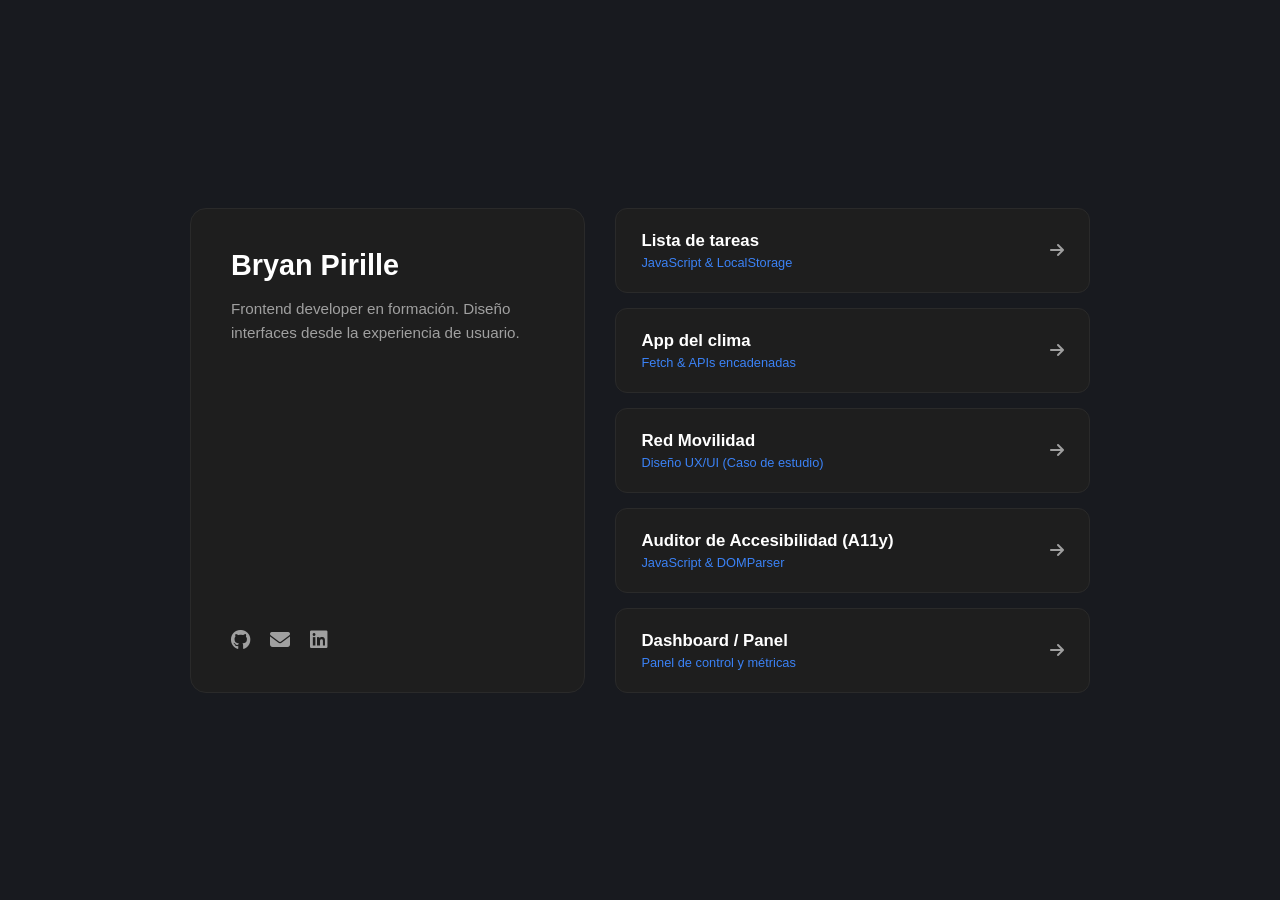
<file: index.html>
<!DOCTYPE html>
<html lang="es">
<head>
    <meta charset="UTF-8">
    <meta name="viewport" content="width=device-width, initial-scale=1.0">
    <title>Bryan Pirille | Portfolio</title>
<!DOCTYPE html>
<html lang="es">
<head>
    <meta charset="UTF-8">
    <meta name="viewport" content="width=device-width, initial-scale=1.0">
    <title>Bryan Pirille | Portfolio</title>
    <link rel="stylesheet" href="style.css">
    <!-- Iconos para las redes sociales -->
    <link rel="stylesheet" href="https://cdnjs.cloudflare.com/ajax/libs/font-awesome/6.4.0/css/all.min.css">
</head>
<body>

    <main class="portfolio-container">
        <!-- Columna Izquierda: Tarjeta de Presentación (Hero) -->
        <section class="hero-card">
            <div class="hero-content">
                <h1>Bryan Pirille</h1>
                <p>Frontend developer en formación. Diseño interfaces desde la experiencia de usuario.</p>
            </div>
            <div class="social-links">
                <a href="https://github.com/bryanopirille-beep" target="_blank" title="GitHub"><i class="fab fa-github"></i></a>
                <a href="mailto:tu-correo@example.com" title="Correo"><i class="fas fa-envelope"></i></a>
                <a href="https://linkedin.com" target="_blank" title="LinkedIn"><i class="fab fa-linkedin"></i></a>
            </div>
        </section>

        <!-- Columna Derecha: Lista vertical de proyectos -->
        <section class="projects-list">
            <a href="lista-tareas.html" class="project-card">
                <div>
                    <h3>Lista de tareas</h3>
                    <span class="subtext">JavaScript & LocalStorage</span>
                </div>
                <i class="fas fa-arrow-right"></i>
            </a>

            <a href="clima.html" class="project-card">
                <div>
                    <h3>App del clima</h3>
                    <span class="subtext">Fetch & APIs encadenadas</span>
                </div>
                <i class="fas fa-arrow-right"></i>
            </a>

            <a href="https://www.behance.net/gallery/210030037/UXUI-Study-Case-App-Red-Movilidad" class="project-card">
                <div>
                    <h3>Red Movilidad</h3>
                    <span class="subtext">Diseño UX/UI (Caso de estudio)</span>
                </div>
                <i class="fas fa-arrow-right"></i>
            </a>
            
            <a href="accesibilidad.html" class="project-card">
                <div>
                    <h3>Auditor de Accesibilidad (A11y)</h3>
                    <span class="subtext">JavaScript & DOMParser</span>
                </div>
                <i class="fas fa-arrow-right"></i>
            </a>

            <a href="dashboard.html" class="project-card">
                <div>
                    <h3>Dashboard / Panel</h3>
                    <span class="subtext">Panel de control y métricas</span>
                </div>
                <i class="fas fa-arrow-right"></i>
            </a>
        </section>
    </main>

</body>
</html>
</file>
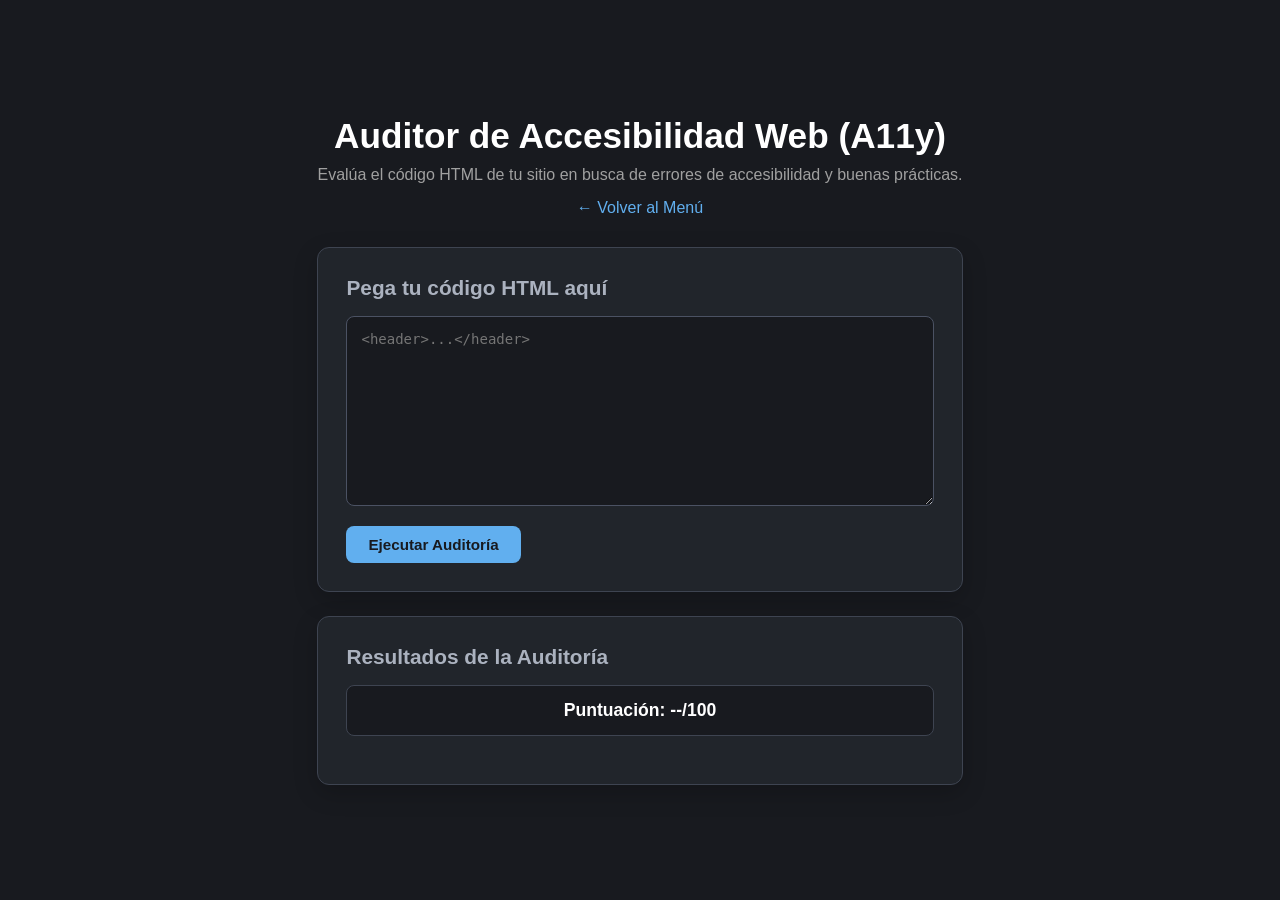
<file: accesibilidad.html>
<!DOCTYPE html>
<html lang="es">
<head>
    <meta charset="UTF-8">
    <meta name="viewport" content="width=device-width, initial-scale=1.0">
    <title>Auditor de Accesibilidad Web (A11y)</title>
<link rel="stylesheet" href="style.css"></head>
<body>
    <div class="a11y-wrapper">
        <header class="header-container">
            <h1>Auditor de Accesibilidad Web (A11y)</h1>
            <p>Evalúa el código HTML de tu sitio en busca de errores de accesibilidad y buenas prácticas.</p>
            <a href="index.html" class="btn-volver">← Volver al Menú</a>
        </header>

        <main class="main-container-a11y">
            <section class="card-input">
                <h2>Pega tu código HTML aquí</h2>
                <textarea id="html-input" rows="10" placeholder="&lt;header&gt;...&lt;/header&gt;"></textarea>
                <button id="btn-auditar" class="btn-primary">Ejecutar Auditoría</button>
            </section>

            <section class="card-results" id="resultados-container">
                <h2>Resultados de la Auditoría</h2>
                <div id="score-box" class="score-box">Puntuación: --/100</div>
                <ul id="lista-errores" class="lista-errores">
                    <!-- Los resultados aparecerán aquí dinámicamente -->
                </ul>
            </section>
        </main>
    </div>
    <script src="script-a11y.js"></script>
</body>
</html>
</file>
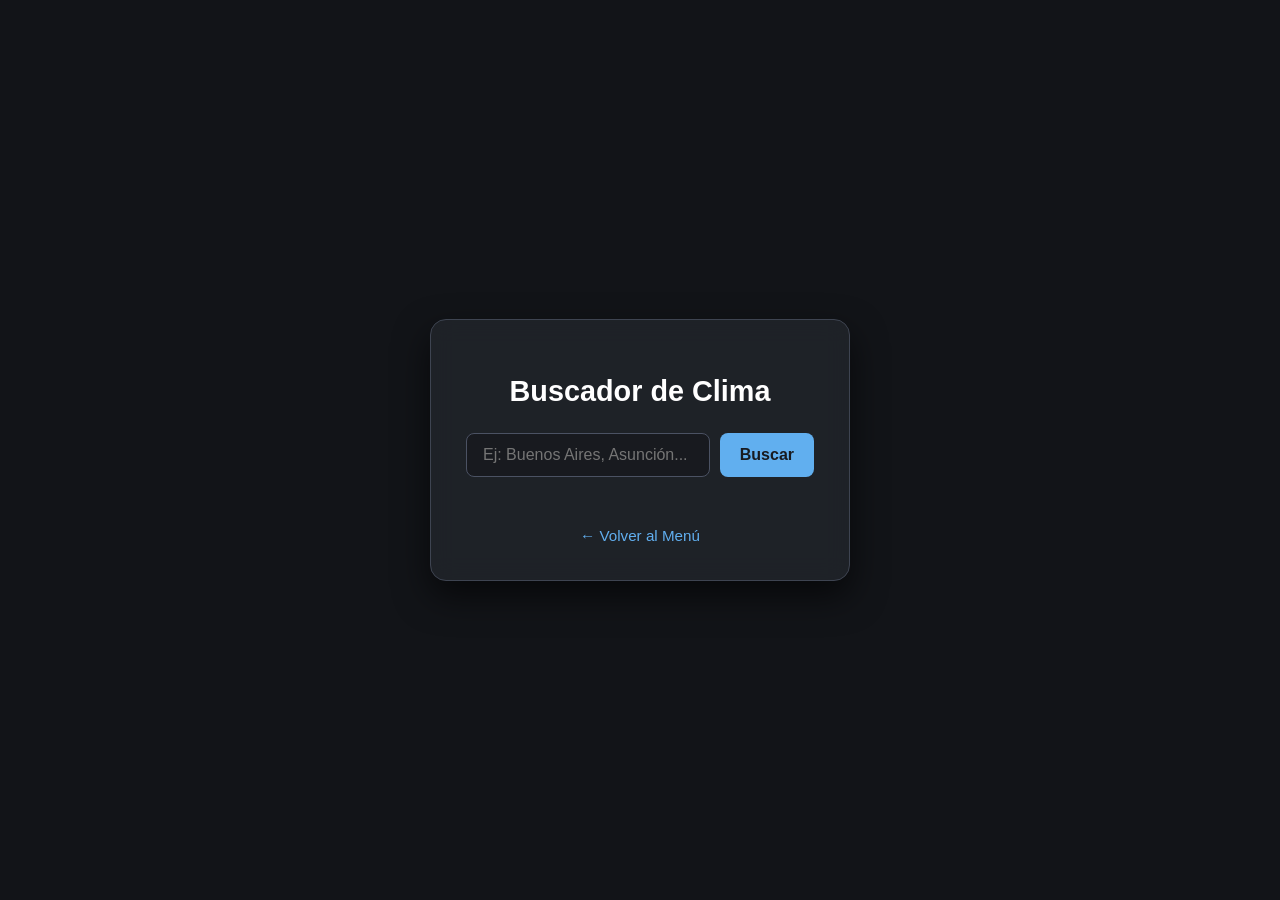
<file: clima.html>
<!DOCTYPE html>
<html lang="es">
<head>
    <meta charset="UTF-8">
    <meta name="viewport" content="width=device-width, initial-scale=1.0">
    <title>Buscador de Clima</title>
    <style>
        /* Fondo general por defecto */
        body {
            background-color: #121418;
            color: #ffffff;
            font-family: 'Segoe UI', Tahoma, Geneva, Verdana, sans-serif;
            display: flex;
            flex-direction: column;
            align-items: center;
            justify-content: center;
            height: 100vh;
            margin: 0;
            transition: background 0.8s ease-in-out;
        }

        /* Gradientes dinámicos para el fondo general según el clima */
        body.soleado {
            background: linear-gradient(135deg, #1e3c72, #2a5298, #f2994a);
        }

        body.lluvia {
            background: linear-gradient(135deg, #0f2027, #203a43, #2c5364);
        }

        body.nublado {
            background: linear-gradient(135deg, #232526, #414345);
        }

        /* Tarjeta central elegante */
        .weather-card {
            background: rgba(33, 37, 43, 0.85);
            backdrop-filter: blur(12px);
            border: 1px solid #3e4451;
            width: 100%;
            max-width: 420px;
            padding: 35px;
            border-radius: 16px;
            box-shadow: 0 15px 35px rgba(0, 0, 0, 0.6);
            text-align: center;
            box-sizing: border-box;
        }

        h1 {
            color: #ffffff;
            margin-bottom: 25px;
            font-size: 1.8rem;
        }

        .input-group {
            display: flex;
            gap: 10px;
            justify-content: center;
            margin-bottom: 25px;
        }

        input[type="text"] {
            background-color: #181a1f;
            color: #fff;
            border: 1px solid #4b5263;
            padding: 12px 16px;
            border-radius: 8px;
            outline: none;
            font-size: 1rem;
            flex-grow: 1;
        }

        input[type="text"]:focus {
            border-color: #61afef;
        }

        button {
            background-color: #61afef;
            color: #181a1f;
            border: none;
            padding: 12px 20px;
            border-radius: 8px;
            font-weight: bold;
            font-size: 1rem;
            cursor: pointer;
            transition: opacity 0.2s;
        }

        button:hover {
            opacity: 0.9;
        }

        #resultado {
            font-size: 1.2rem;
            font-weight: 500;
            color: #abb2bf;
            margin-top: 15px;
            line-height: 1.5;
        }

        .btn-volver {
            display: inline-block;
            margin-top: 25px;
            color: #61afef;
            text-decoration: none;
            font-size: 0.95rem;
        }

        .btn-volver:hover {
            text-decoration: underline;
        }
    </style>
</head>
<body>

    <div class="weather-card">
        <h1>Buscador de Clima</h1>
        
        <div class="input-group">
            <input type="text" id="inputCiudad" placeholder="Ej: Buenos Aires, Asunción...">
            <button onclick="buscarClima()">Buscar</button>
        </div>

        <div id="resultado"></div>

        <div>
            <a href="index.html" class="btn-volver">← Volver al Menú</a>
        </div>
    </div>

    <script>
        function buscarClima() {
            const ciudad = document.getElementById("inputCiudad").value.trim();
            const resultadoDiv = document.getElementById("resultado");
            
            if (!ciudad) {
                resultadoDiv.textContent = "Por favor ingresa una ciudad.";
                return;
            }

            resultadoDiv.textContent = "Buscando...";

            fetch(`https://geocoding-api.open-meteo.com/v1/search?name=${encodeURIComponent(ciudad)}`)
                .then(res => res.json())
                .then(datos => {
                    if (!datos.results || datos.results.length === 0) {
                        throw new Error("Ciudad no encontrada");
                    }

                    const lat = datos.results[0].latitude;
                    const lon = datos.results[0].longitude;
                    const nombreCiudad = datos.results[0].name;

                    return fetch(`https://api.open-meteo.com/v1/forecast?latitude=${lat}&longitude=${lon}&current_weather=true`)
                        .then(res => res.json())
                        .then(clima => ({ clima, nombreCiudad }));
                })
                .then(({ clima, nombreCiudad }) => {
                    const temp = clima.current_weather.temperature;
                    const codigoClima = clima.current_weather.weathercode;
                    
                    let descripcionClima = "Despejado";
                    let claseFondo = "soleado";

                    if (codigoClima === 0 || codigoClima === 1) {
                        descripcionClima = "Soleado / Despejado ☀️";
                        claseFondo = "soleado";
                    } else if (codigoClima >= 2 && codigoClima <= 3) {
                        descripcionClima = "Parcialmente Nublado ⛅";
                        claseFondo = "nublado";
                    } else if ((codigoClima >= 51 && codigoClima <= 67) || (codigoClima >= 80 && codigoClima <= 99)) {
                        descripcionClima = "Lluvioso 🌧️";
                        claseFondo = "lluvia";
                    } else {
                        descripcionClima = "Nublado / Neblina ☁️";
                        claseFondo = "nublado";
                    }

                    resultadoDiv.innerHTML = `<strong>${nombreCiudad}</strong><br>${temp}°C - ${descripcionClima}`;

                    // Cambia el fondo general de la página de forma fluida según el clima
                    document.body.className = claseFondo;
                })
                .catch(error => {
                    resultadoDiv.textContent = "No se pudo obtener el clima.";
                });
        }
    </script>
</body>
</html>
</file>
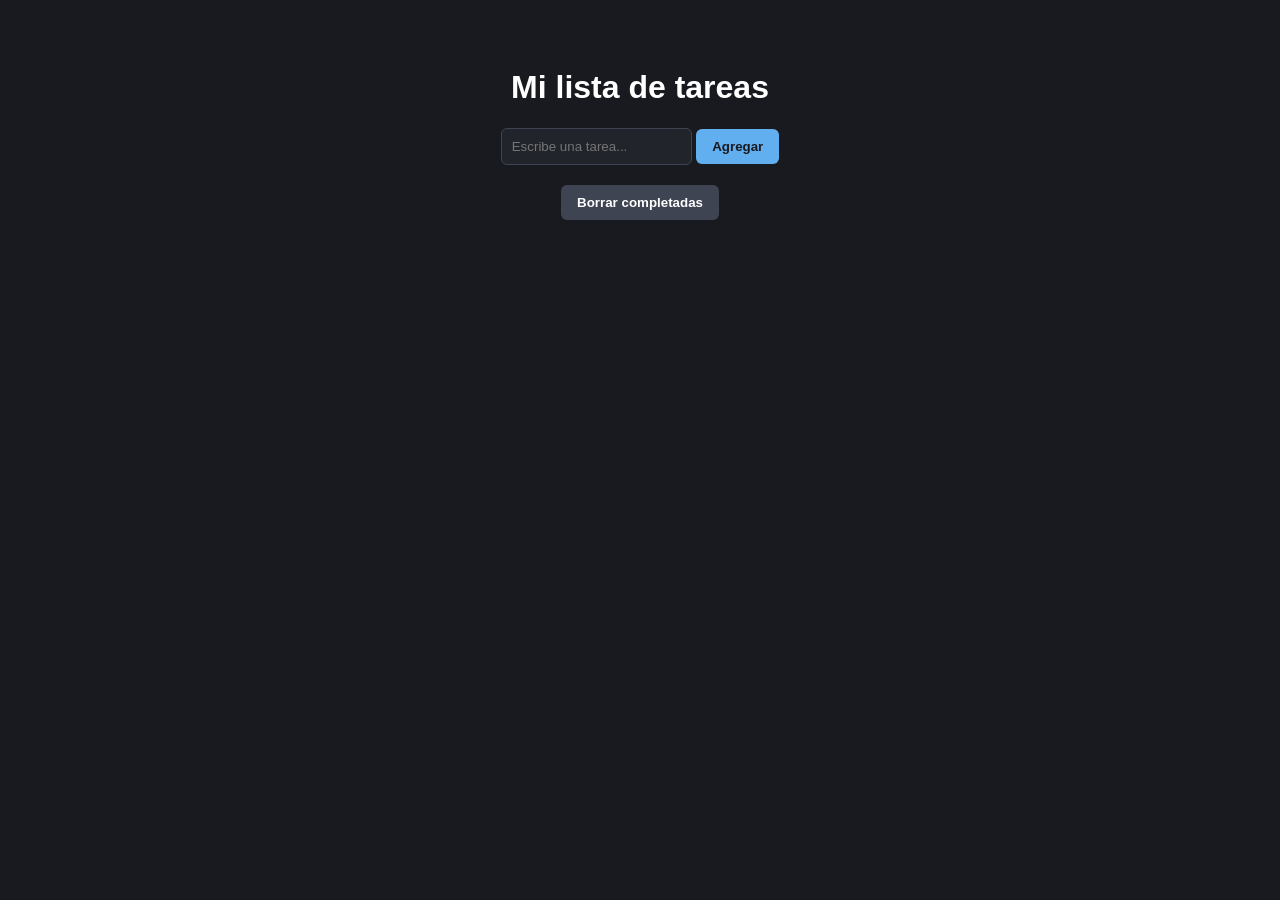
<file: lista-tareas.html>
<!DOCTYPE html>
<html lang="es">
<head>
    <meta charset="UTF-8">
    <title>Mi lista de tareas</title>
    <style>
        /* 1. Cambiamos el fondo de la página a oscuro y ponemos el texto blanco */
        body {
    background-color: #181a1f !important;
    color: #ffffff !important;
    font-family: sans-serif;
    text-align: center;
    padding: 40px;
}

h1 {
    color: #ffffff !important;
}

#inputTarea {
    background-color: #21252b !important;
    color: #ffffff !important;
    border: 1px solid #3e4451 !important;
    padding: 10px;
    border-radius: 6px;
    outline: none;
}

/* Botón Agregar (Azul profesional) */
.btn-agregar {
    background-color: #61afef !important;
    color: #181a1f !important;
    border: none !important;
    padding: 10px 16px !important;
    border-radius: 6px !important;
    font-weight: bold !important;
    cursor: pointer !important;
}

#lista {
    list-style: none;
    padding: 0;
    max-width: 450px;
    margin: 20px auto;
    text-align: left;
}

#lista li {
    background-color: #21252b !important;
    color: #abb2bf !important;
    border: 1px solid #3e4451 !important;
    padding: 10px 14px !important;
    margin-bottom: 8px !important;
    border-radius: 6px !important;
    display: flex;
    align-items: center;
    justify-content: space-between;
}

/* Botones Eliminar de cada tarea (Rojo sutil) */
#lista li button {
    background-color: #e06c75 !important;
    color: #ffffff !important;
    border: none !important;
    padding: 6px 12px !important;
    border-radius: 4px !important;
    font-weight: 600 !important;
    cursor: pointer !important;
}

/* Botón Borrar completadas (Gris pizarra) */
.btn-borrar-completadas {
    background-color: #3e4451 !important;
    color: #ffffff !important;
    border: none !important;
    padding: 10px 16px !important;
    border-radius: 6px !important;
    font-weight: 600 !important;
    cursor: pointer !important;
}
    </style>
</head>
<body>
  <h1>Mi lista de tareas</h1>
  <!-- Input y botón agregar -->
<input type="text" id="inputTarea" placeholder="Escribe una tarea...">
<button onclick="agregarTarea()" class="btn-agregar">Agregar</button>

<ul id="lista"></ul>

<!-- Botón borrar -->
<button onclick="borrarCompletadas()" class="btn-borrar-completadas">Borrar completadas</button>
  <script>
    let tareas = [];

    function crearTareaEnPantalla(tarea){
      const li = document.createElement("li");
      
      const checkbox = document.createElement("input");
      checkbox.type = "checkbox";
      checkbox.checked = tarea.completada;
      checkbox.onclick = function () {
        tarea.completada = checkbox.checked;
        localStorage.setItem("misTareas", JSON.stringify(tareas));
      };

      const span = document.createElement("span");
      span.textContent = tarea.texto;

      const btnEliminar = document.createElement("button");
      btnEliminar.textContent = "Eliminar";
      btnEliminar.onclick = function (){
        li.remove();
        // Opcional avanzado: actualizar array y localStorage al eliminar individualmente
      };

      // Orden visual correcto: Checkbox -> Texto -> Botón Eliminar
      li.appendChild(checkbox);
      li.appendChild(span);
      li.appendChild(btnEliminar);

      document.getElementById("lista").appendChild(li);
    }

    function agregarTarea() {
      const input = document.getElementById("inputTarea");
      if (input.value === "") {
        alert("¡Ey, poné una tarea primero!");
        return;
      }
      const nuevaTarea = { texto: input.value, completada: false };
      tareas.push(nuevaTarea);
      localStorage.setItem("misTareas", JSON.stringify(tareas));
      crearTareaEnPantalla(nuevaTarea);
      input.value = "";
    }

    const guardadas = localStorage.getItem("misTareas");
    if (guardadas !== null) {
      tareas = JSON.parse(guardadas);
      tareas.forEach(function (tarea) {
        crearTareaEnPantalla(tarea);
      });
    }

    function borrarCompletadas() {
      tareas = tareas.filter(function (tarea) {
        return tarea.completada === false;
      });
      
      localStorage.setItem("misTareas", JSON.stringify(tareas));
      document.getElementById("lista").innerHTML = "";
      tareas.forEach(function (tarea) {
        crearTareaEnPantalla(tarea);
      });
    }
  </script>
</body>
</html>
</file>
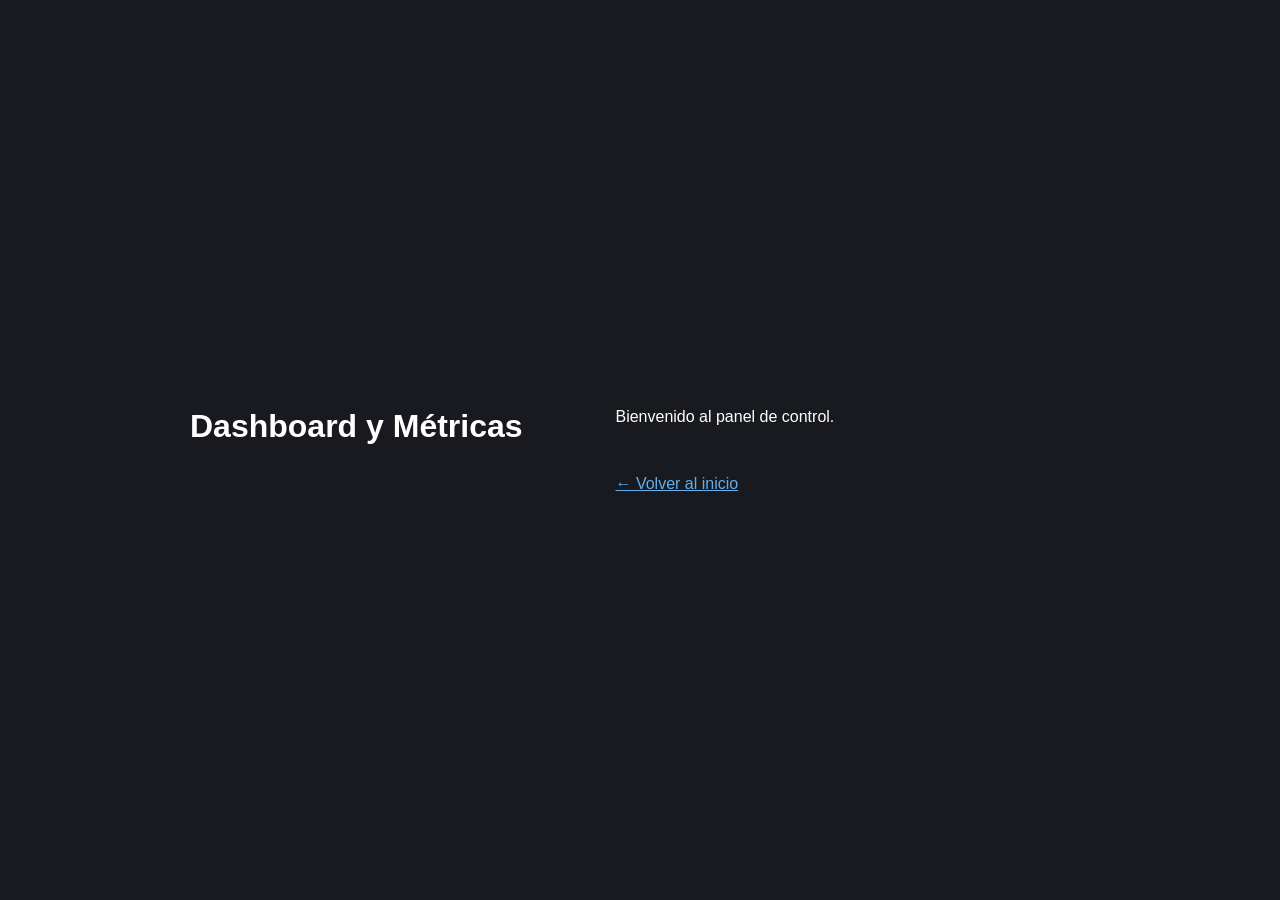
<file: panel.html>
<!DOCTYPE html>
<html lang="es">
<head>
    <meta charset="UTF-8">
    <meta name="viewport" content="width=device-width, initial-scale=1.0">
    <title>Dashboard / Panel</title>
    <link rel="stylesheet" href="style.css">
</head>
<body class="panel-body">
    <main class="portfolio-container">
        <h1>Dashboard y Métricas</h1>
        <p>Bienvenido al panel de control.</p>
        <br>
        <a href="index.html" style="color: #61afef;">← Volver al inicio</a>
    </main>
</body>
</html>
</file>
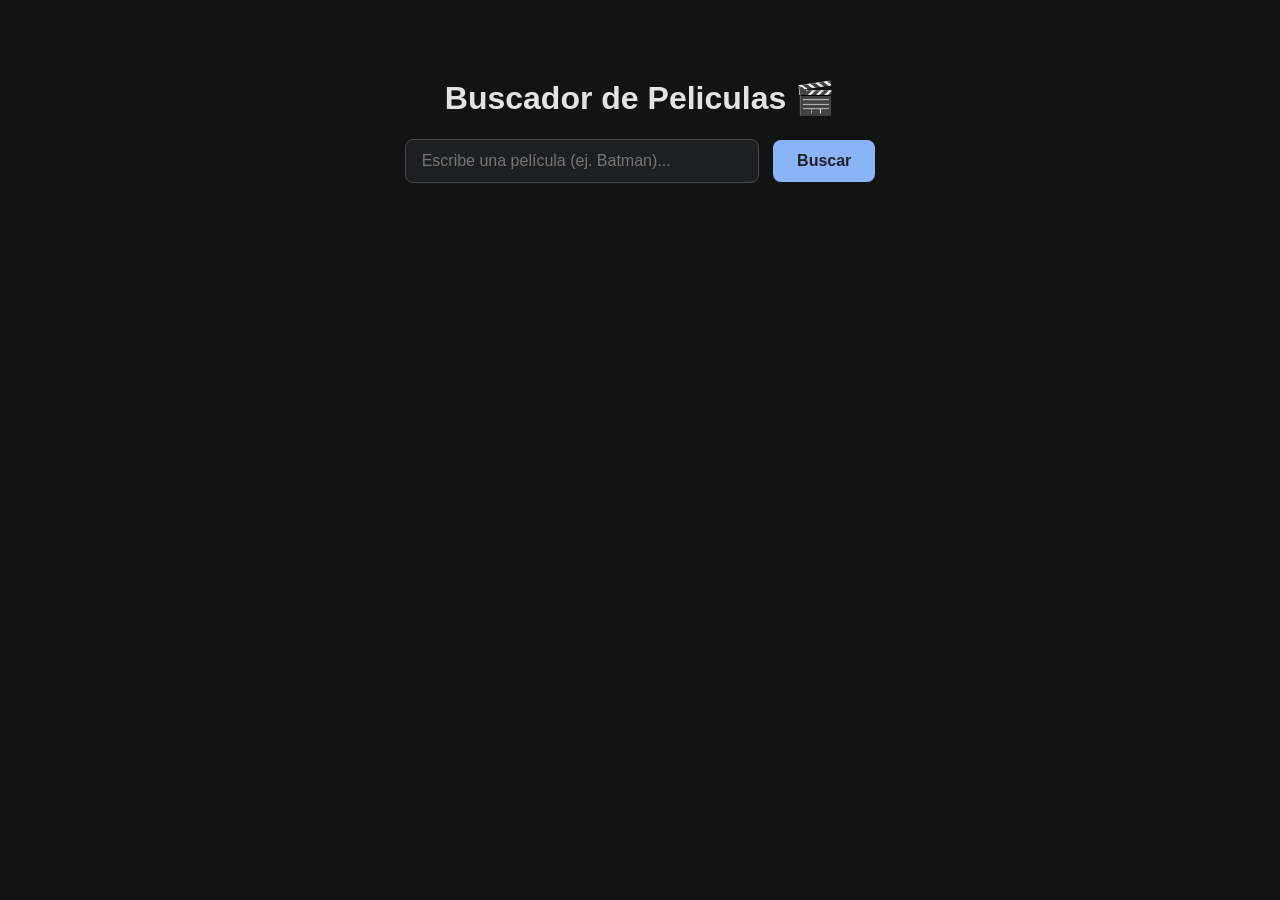
<file: pelicula.html>
<!DOCTYPE html>
<html lang="es">
<head>
    <meta charset="UTF-8">
    <meta name="viewport" content="width=device-width, initial-scale=1.0">
    <title>Buscador de Peliculas</title>
    <style>
    /* Fondo general gris oscuro tipo Gemini */
    body { 
      font-family: 'Segoe UI', sans-serif; 
      background-color: #131314; 
      color: #e3e3e3; 
      text-align: center; 
      padding-top: 50px; 
    }

    h1 { 
      color: #e3e3e3; 
    }

    /* Input con estilo oscuro */
    input[type="text"] { 
      padding: 12px 16px; 
      font-size: 16px; 
      background-color: #1e1f20; 
      border: 1px solid #444746; 
      color: #e3e3e3; 
      border-radius: 8px; 
      width: 320px; 
      outline: none;
    }

    input[type="text"]:focus {
      border-color: #8ab4f8;
    }

    /* Botón moderno */
    button { 
      background-color: #8ab4f8; 
      color: #202124; 
      border: none; 
      padding: 12px 24px; 
      font-size: 16px; 
      font-weight: 600;
      border-radius: 8px; 
      cursor: pointer; 
      margin-left: 10px; 
      transition: background 0.2s;
    }

    button:hover {
      background-color: #aecbfa;
    }
    
    /* Contenedor de resultados */
    #contenedorPeliculas {
      display: flex;
      flex-wrap: wrap;
      justify-content: center;
      gap: 20px;
      max-width: 1000px;
      margin: 40px auto;
    }

    /* Tarjetas de películas en tono gris tarjeta */
    .pelicula-card {
      background: #1e1f20;
      padding: 15px;
      border-radius: 12px;
      width: 200px;
      border: 1px solid #333537;
      text-align: left;
      color: #e3e3e3;
      box-shadow: 0 4px 6px rgba(0,0,0,0.3);
    }

    .pelicula-card img {
      width: 100%;
      border-radius: 8px;
    }

    .pelicula-card h3 {
      font-size: 16px;
      margin: 10px 0 5px 0;
      color: #f1f3f4;
    }

    .pelicula-card p {
      font-size: 14px;
      color: #9aa0a6;
      margin: 0;
    }
  </style>
</head>
<body>
    <h1>Buscador de Peliculas 🎬</h1>
    <input type="text" id="inputPelicula" placeholder="Escribe una película (ej. Batman)...">
    <button onclick="BuscarPeliculas()">Buscar</button>
    <div id="contenedorPeliculas">
    </div>
    <script>
       async function BuscarPeliculas() {
            const query =document.getElementById("inputPelicula").value;
            const contenedor = document.getElementById("contenedorPeliculas");

            if (query ==="") {
                alert("Escribe el nombre de una película primero");
                return;
            }
            console.log("Buscando la película:", query);
            contenedor.innerHTML = "<p>Buscando películas...</p>";
            
            const apiKey = "trilogy"; 
            const url = `https://www.omdbapi.com/?apikey=${apiKey}&s=${query}`;

            try { 
                const respuesta = await fetch(url);
                const datos = await respuesta.json();

                if (datos.Response === "True") {
                    contenedor.innerHTML = ""; 

                    datos.Search.forEach(pelicula => {
                        const card = document.createElement("div");
                        card.classList.add("pelicula-card");

                         const posterImg = pelicula.Poster !== "N/A" ? pelicula.Poster : "data:image/svg+xml;charset=UTF-8,%3Csvg%20xmlns%3D%22http%3A%2F%2Fwww.w3.org%2F2000%2Fsvg%22%20width%3D%22200%22%20height%3D%22300%22%20viewBox%3D%220%200%20200%20300%22%3E%3Crect%20width%3D%22200%22%20height%3D%22300%22%20fill%3D%22%23ddd%22%2F%3E%3C%2Fsvg%3E";                        card.innerHTML = `
                        <img src="${posterImg}" alt="${pelicula.Title}">
                        <h3>${pelicula.Title}</h3>
                        <p>Año: ${pelicula.Year}</p>
                        `;
                        contenedor.appendChild(card);
                    });
                
                } else {
                    contenedor.innerHTML = `<p>No se encontraron películas con ese nombre.</p>`;
                         }
                    } catch (error) {
                    console.error("Hubo un error al conectar con la API:", error);
                    contenedor.innerHTML = `<p>Ocurrió un error al buscar. Revisa tu conexión.</p>`;
                    }
                }
    </script>
</body>
</html>
</file>
<file: style.css>
/* --- Variables de Color y Estilo --- */
:root {
    --bg-main: #121212;
    --card-bg: #1e1e1e;
    --border-color: #2a2a2a;
    --text-primary: #ffffff;
    --text-secondary: #a0a0a0;
    --accent-blue: #3b82f6;
    --accent-hover: #60a5fa;
}

/* --- Reseteo básico --- */
* {
    margin: 0;
    padding: 0;
    box-sizing: border-box;
}

body {
    font-family: 'Segoe UI', Roboto, Helvetica, Arial, sans-serif;
    background-color: var(--bg-main);
    color: var(--text-primary);
    display: flex;
    justify-content: center;
    align-items: center;
    min-height: 100vh;
    padding: 20px;
}

/* --- Contenedor Principal (Doble Columna) --- */
.portfolio-container {
    display: grid;
    grid-template-columns: 1fr 1.2fr;
    gap: 30px;
    max-width: 900px;
    width: 100%;
}

/* Diseño responsivo para celulares */
@media (max-width: 768px) {
    .portfolio-container {
        grid-template-columns: 1fr;
    }
}

/* --- Tarjeta Izquierda (Hero) --- */
.hero-card {
    background-color: var(--card-bg);
    border: 1px solid var(--border-color);
    border-radius: 16px;
    padding: 40px;
    display: flex;
    flex-direction: column;
    justify-content: space-between;
    min-height: 320px;
}

.hero-card h1 {
    font-size: 1.8rem;
    color: var(--text-primary);
    margin-bottom: 15px;
    font-weight: 700;
}

.hero-card p {
    font-size: 0.95rem;
    color: var(--text-secondary);
    line-height: 1.6;
}

.social-links {
    display: flex;
    gap: 20px;
    margin-top: 30px;
}

.social-links a {
    color: var(--text-secondary);
    font-size: 1.25rem;
    text-decoration: none;
    transition: color 0.3s ease;
}

.social-links a:hover {
    color: var(--accent-blue);
}

/* --- Columna Derecha (Proyectos) --- */
.projects-list {
    display: flex;
    flex-direction: column;
    gap: 15px;
    justify-content: center;
}

.project-card {
    background-color: var(--card-bg);
    border: 1px solid var(--border-color);
    border-radius: 12px;
    padding: 22px 25px;
    display: flex;
    justify-content: space-between;
    align-items: center;
    text-decoration: none;
    color: var(--text-primary);
    transition: all 0.3s cubic-bezier(0.4, 0, 0.2, 1);
}

.project-card:hover {
    border-color: var(--accent-blue);
    transform: translateY(-3px);
    box-shadow: 0 10px 25px -5px rgba(59, 130, 246, 0.1);
}

.project-card h3 {
    font-size: 1.05rem;
    font-weight: 600;
}

.project-card .subtext {
    font-size: 0.8rem;
    color: var(--accent-blue);
    margin-top: 4px;
    display: block;
    font-weight: 500;
}

.project-card i {
    color: var(--text-secondary);
    transition: transform 0.3s ease, color 0.3s ease;
}

.project-card:hover i {
    transform: translateX(5px);
    color: var(--accent-blue);
}
li {
    display: flex;
    align-items: center;
    justify-content: space-between;
    background-color: white;
    padding: 10px 15px;
    margin-bottom: 8px;
    border-radius: 8px;
    gap: 10px;
}
li span {
    flex-grow: 1;
    text-align: left;
}
/* --- Estilos específicos para el Auditor de Accesibilidad --- */
/* --- Estilos unificados y centrados para el Auditor de Accesibilidad --- */
.a11y-wrapper {
    max-width: 800px;
    margin: 40px auto;
    padding: 0 20px;
    font-family: inherit;
    color: #ffffff;
}

.header-container {
    text-align: center;
    margin-bottom: 30px;
}

.header-container h1 {
    font-size: 2.2rem;
    margin-bottom: 10px;
    color: #ffffff;
}

.header-container p {
    color: #a0a0a0;
    margin-bottom: 15px;
}

.btn-volver {
    display: inline-block;
    color: #61afef;
    text-decoration: none;
    font-weight: 500;
    transition: opacity 0.2s;
}

.btn-volver:hover {
    opacity: 0.8;
}

.main-container-a11y {
    display: flex;
    flex-direction: column;
    gap: 24px;
}

.card-input, .card-results {
    background-color: #21252b;
    border: 1px solid #3e4451;
    border-radius: 12px;
    padding: 28px;
    box-shadow: 0 8px 24px rgba(0, 0, 0, 0.2);
}

.card-input h2, .card-results h2 {
    font-size: 1.3rem;
    margin-bottom: 16px;
    color: #abb2bf;
}

#html-input {
    width: 100%;
    background-color: #181a1f;
    color: #ffffff;
    border: 1px solid #4b5263;
    border-radius: 8px;
    padding: 14px;
    font-family: monospace;
    font-size: 14px;
    resize: vertical;
    margin-bottom: 16px;
    outline: none;
    box-sizing: border-box;
}

#html-input:focus {
    border-color: #61afef;
}

.btn-primary {
    background-color: #61afef;
    color: #181a1f;
    border: none;
    border-radius: 8px;
    padding: 10px 22px;       /* Un poco más compacto */
    font-weight: 600;
    font-size: 0.95rem;
    cursor: pointer;
    transition: background-color 0.2s, transform 0.1s;
    display: inline-block;    /* Deja de ocupar todo el ancho */
    width: auto;              /* Se adapta al texto */
}

.btn-primary:hover {
    background-color: #528bff;
}

.btn-primary:active {
    transform: scale(0.98);
}

.score-box {
    font-size: 1.1rem;
    font-weight: bold;
    padding: 14px;
    border-radius: 8px;
    text-align: center;
    margin-bottom: 20px;
    background-color: #181a1f;
    border: 1px solid #3e4451;
}

.lista-errores {
    list-style: none;
    padding: 0;
    margin: 0;
}

.lista-errores li {
    background-color: #181a1f;
    border-left: 4px solid #e06c75;
    padding: 12px 16px;
    margin-bottom: 10px;
    border-radius: 6px;
    font-size: 0.95rem;
    color: #abb2bf;
}

.lista-errores li.exito {
    border-left-color: #98c379;
    color: #98c379;
}
/* --- Unificación para la Lista de Tareas --- */
body {
    background-color: #181a1f; /* Fondo general oscuro */
    color: #ffffff;
}

/* Elementos de la lista de tareas en modo oscuro */
#lista-tareas li, ul li {
    background-color: #181a1f;
    border: 1px solid #3e4451;
    color: #abb2bf;
    padding: 10px 14px;
    margin-bottom: 8px;
    border-radius: 8px;
    display: flex;
    align-items: center;
    justify-content: space-between;
}

#inputTarea, #task-input {
    background-color: #181a1f;
    color: #ffffff;
    border: 1px solid #4b5263;
    border-radius: 8px;
    padding: 10px;
}
/* --- Corrección de diseño para Lista de Tareas --- */
#inputTarea {
    background-color: #181a1f;
    color: #ffffff;
    border: 1px solid #4b5263;
    border-radius: 8px;
    padding: 12px 14px;
    font-size: 14px;
    outline: none;
    box-sizing: border-box;
}

#inputTarea:focus {
    border-color: #61afef;
}

#lista li {
    background-color: #181a1f;
    border: 1px solid #3e4451;
    color: #abb2bf;
    padding: 12px 16px;
    margin-bottom: 10px;
    border-radius: 8px;
    display: flex;
    align-items: center;
    justify-content: space-between;
}

#lista li span {
    flex-grow: 1;
    text-align: left;
    margin-left: 10px;
} 
/* --- Corrección para los elementos dinámicos de la lista de tareas --- */
#lista li {
    background-color: #181a1f !important;
    color: #abb2bf !important;
    border: 1px solid #3e4451;
    padding: 10px 12px;
    margin-bottom: 8px;
    border-radius: 6px;
    display: flex;
    justify-content: space-between;
    align-items: center;
}
/* Estilo base de la app del clima */
body.clima-app {
    background-color: #181a1f;
    color: #ffffff;
    font-family: sans-serif;
    text-align: center;
    padding: 40px;
    transition: background 0.5s ease; /* Transición suave al cambiar */
}

/* Estado Soleado / Despejado (Cielo azul vibrante) */
body.soleado {
    background: linear-gradient(rgba(0,0,0,0.3), rgba(0,0,0,0.3)), url('https://images.unsplash.com/photo-1622278647455-454031626f25?q=80&w=1920&auto=format&fit=crop') no-repeat center center fixed;
    background-size: cover;
}

/* Estado Lluvia / Precipitación (Tonos oscuros y lluviosos) */
body.lluvia {
    background: linear-gradient(rgba(0,0,0,0.5), rgba(0,0,0,0.5)), url('https://images.unsplash.com/photo-1519692933481-e162a57d6721?q=80&w=1920&auto=format&fit=crop') no-repeat center center fixed;
    background-size: cover;
}

/* Tarjeta contenedora translúcida para que resalte sobre el fondo */
.weather-card {
    background: rgba(33, 37, 43, 0.85);
    backdrop-filter: blur(8px);
    border: 1px solid #3e4451;
    max-width: 400px;
    margin: 30px auto;
    padding: 30px;
    border-radius: 16px;
    box-shadow: 0 8px 32px rgba(0, 0, 0, 0.3);
}

.weather-card input {
    background-color: #181a1f;
    color: #fff;
    border: 1px solid #4b5263;
    padding: 10px 14px;
    border-radius: 6px;
    outline: none;
    width: 60%;
}

.weather-card button {
    background-color: #61afef;
    color: #181a1f;
    border: none;
    padding: 10px 16px;
    border-radius: 6px;
    font-weight: bold;
    cursor: pointer;
}
</file>
